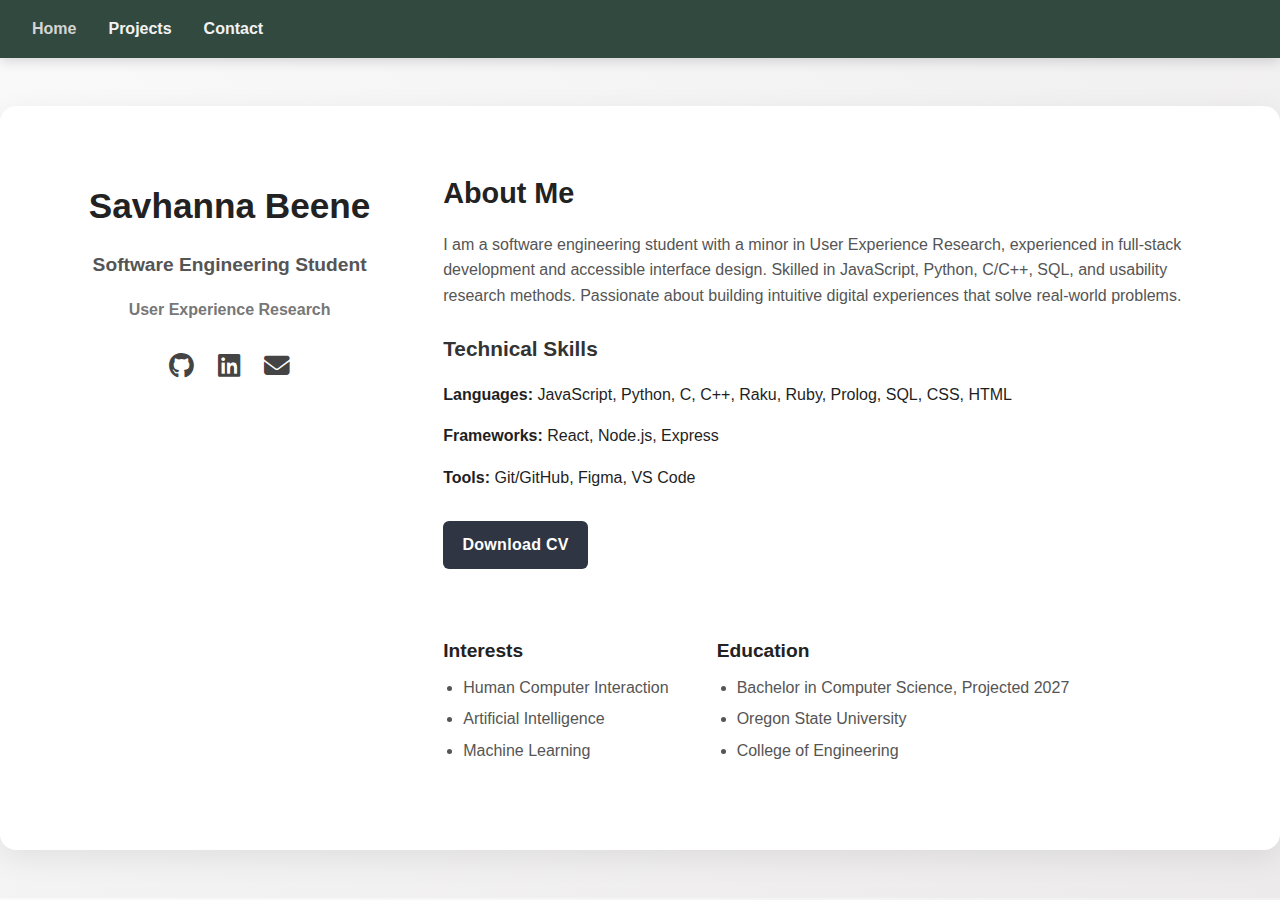
<file: index.html>
<!DOCTYPE html>
<html lang="en">
<head>
  <meta charset="UTF-8">
  <meta name="viewport" content="width=device-width, initial-scale=1.0">
  <title>Savhanna | Portfolio</title>

  <link rel="stylesheet" href="style.css">
  <link rel="stylesheet" href="https://cdnjs.cloudflare.com/ajax/libs/font-awesome/6.5.0/css/all.min.css">
</head>

<body>

<nav class="navbar">
  <ul>
    <li><a href="index.html" class="active">Home</a></li>
    <li><a href="pages/projects.html">Projects</a></li>
    <li><a href="pages/contact.html">Contact</a></li>
  </ul>
</nav>

<div class="container fade-in">

  <aside class="left">
    <h1 class="name">Savhanna Beene</h1>
    <h2 class="title">Software Engineering Student</h2>
    <h3 class="sub">User Experience Research</h3>

    <div class="icons">
      <a href="https://github.com/savhannab" aria-label="GitHub"><i class="fab fa-github"></i></a>
      <a href="https://www.linkedin.com/in/savhanna-beene-756024b8/" aria-label="LinkedIn"><i class="fab fa-linkedin"></i></a>
      <a href="mailto:savhanna.t.l.preston@gmail.com" aria-label="Email"><i class="fas fa-envelope"></i></a>
    </div>
  </aside>


  <main class="right">
    <h2 class="section-title">About Me</h2>
    <p class="about-text">
      I am a software engineering student with a minor in User Experience Research, experienced in full-stack
      development and accessible interface design. Skilled in JavaScript, Python, C/C++, SQL, and
      usability research methods. Passionate about building intuitive digital experiences that solve real-world problems.
    </p>

    <h3 class="section-subtitle">Technical Skills</h3>

    <div class="skills">
      <p><strong>Languages:</strong> JavaScript, Python, C, C++, Raku, Ruby, Prolog, SQL, CSS, HTML</p>
      <p><strong>Frameworks:</strong> React, Node.js, Express</p>
      <p><strong>Tools:</strong> Git/GitHub, Figma, VS Code</p>
    </div>

    <a class="cv-button" href="resume.pdf" download>Download CV</a>

    <div class="columns">
      <div class="col">
        <h3>Interests</h3>
        <ul>
          <li>Human Computer Interaction</li>
          <li>Artificial Intelligence</li>
          <li>Machine Learning</li>
        </ul>
      </div>

      <div class="col">
        <h3>Education</h3>
        <ul>
          <li>Bachelor in Computer Science, Projected 2027</li>
          <li>Oregon State University</li>
          <li>College of Engineering</li>
        </ul>
      </div>
    </div>

  </main>
</div>

</body>
</html>
</file>
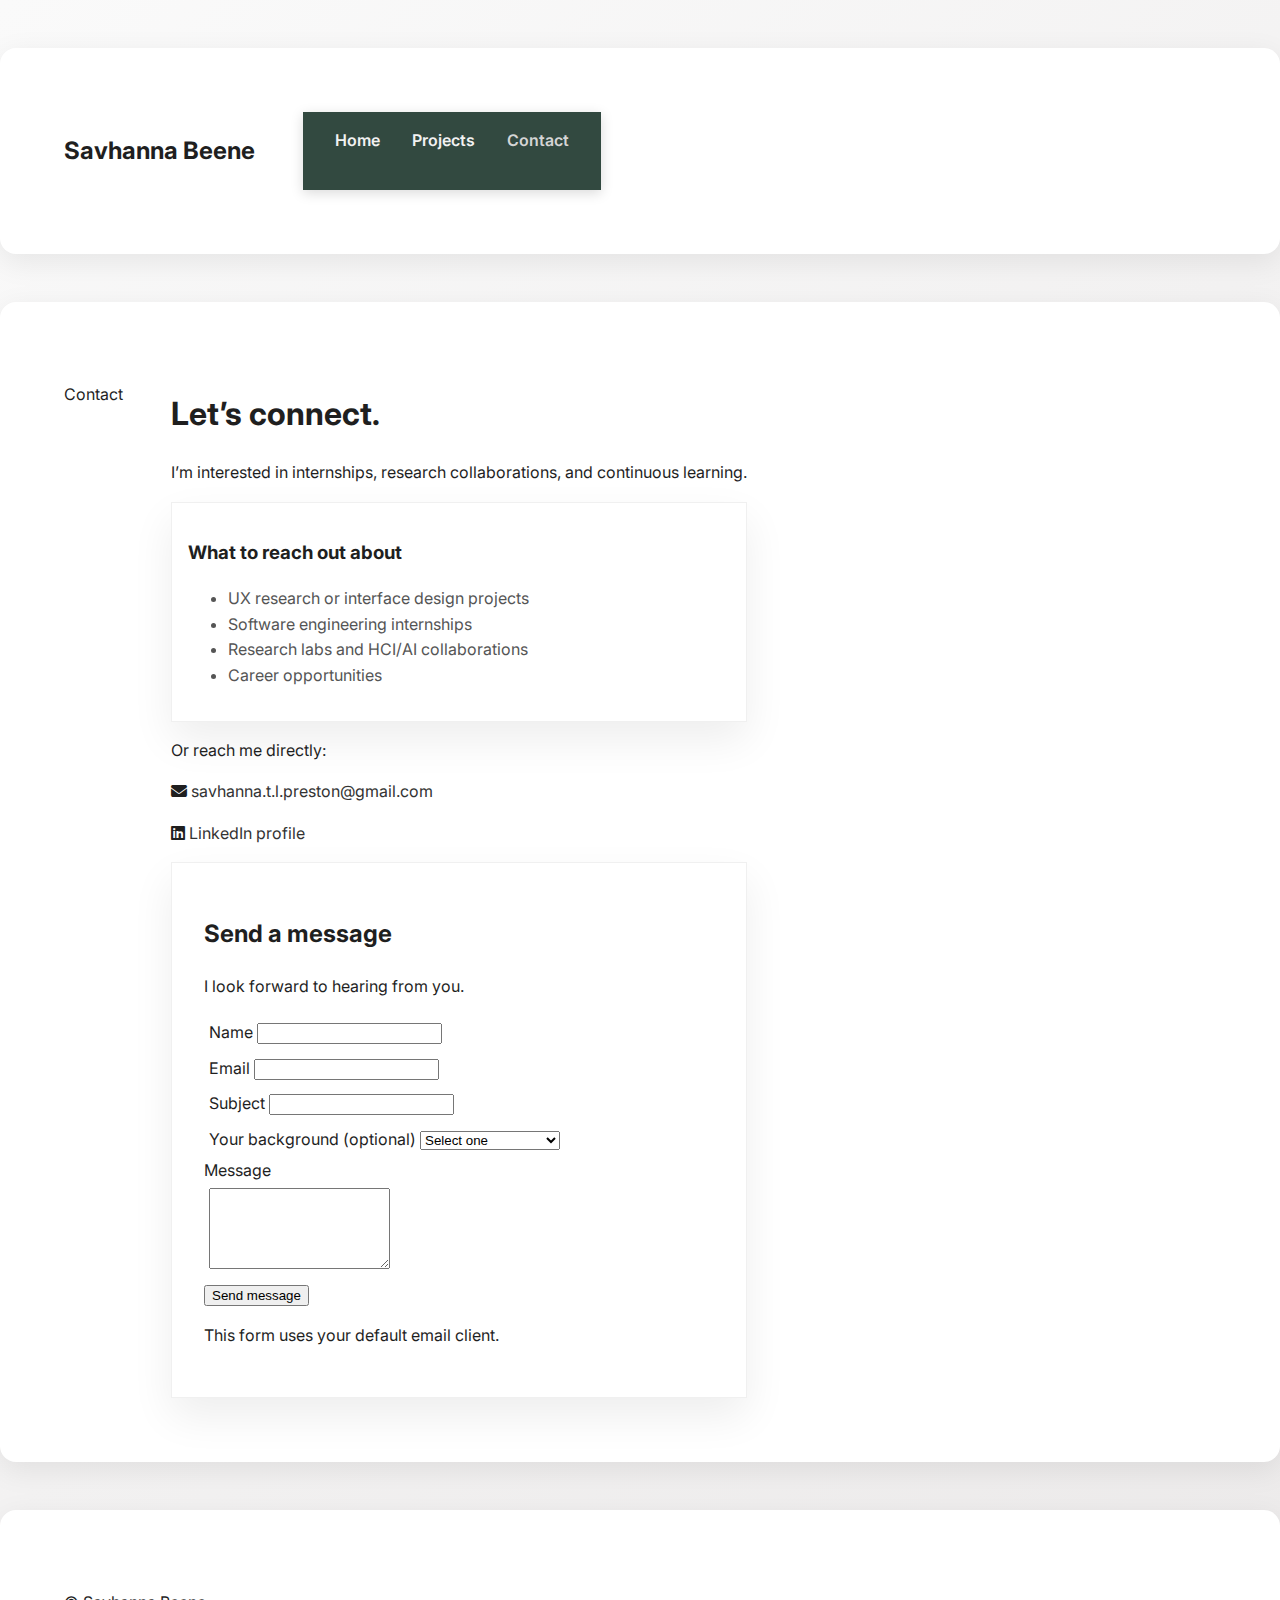
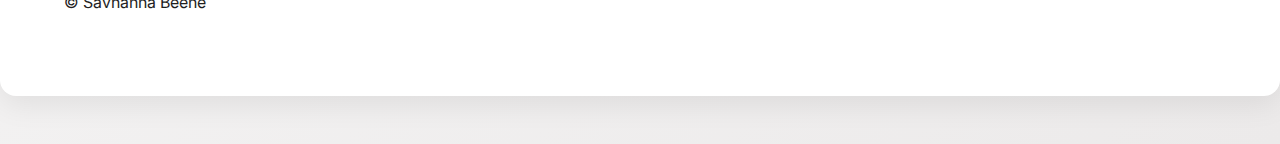
<file: pages/contact.html>
<!DOCTYPE html>
<html lang="en">
<head>
  <meta charset="UTF-8">
  <meta name="viewport" content="width=device-width, initial-scale=1.0">
  <title>Contact | Savhanna Beene</title>

  <link rel="preconnect" href="https://fonts.googleapis.com">
  <link rel="preconnect" href="https://fonts.gstatic.com" crossorigin>
  <link href="https://fonts.googleapis.com/css2?family=Inter:wght@300;400;500;600&family=Playfair+Display:wght@500;700&display=swap" rel="stylesheet">
  <link rel="stylesheet" href="https://cdnjs.cloudflare.com/ajax/libs/font-awesome/6.5.0/css/all.min.css">
  <link rel="stylesheet" href="../style.css">
</head>

<body>
  <header class="site-header">
    <div class="container nav-container">
      <h2> Savhanna Beene </h2>
      <nav class="navbar">
        <ul>
          <li><a href="../index.html">Home</a></li>
          <li><a href="projects.html">Projects</a></li>
          <li><a href="contact.html" class="active">Contact</a></li>
        </ul>
      </nav>
    </div>
  </header>

  <main>

    <section class="section contact-hero">
      <div class="container fade-in">
        <p class="work">Contact</p>
        <div class="layout-split contact-layout">
          <div class="section-heading">
            <h1 class="contact-title">Let’s connect.</h1>
            <p>
              I’m interested in internships, research collaborations, and continuous 
              learning.
            </p>

            <div class="contact-highlight">
              <h3>What to reach out about</h3>
              <ul class="contact-list">
                <li>UX research or interface design projects</li>
                <li>Software engineering internships</li>
                <li>Research labs and HCI/AI collaborations</li>
                <li>Career opportunities</li>
              </ul>
            </div>

            <div class="contact-alt-links">
              <p class="contact-alt-label">Or reach me directly:</p>
              <p>
                <i class="fa-solid fa-envelope"></i>
                <a href="mailto:savhanna.t.l.preston@gmail.com">savhanna.t.l.preston@gmail.com</a>
              </p>
              <p>
                <i class="fab fa-linkedin"></i>
                <a href="https://www.linkedin.com/in/savhanna-beene-756024b8/" target="_blank" rel="noopener noreferrer">LinkedIn profile</a>
              </p>
            </div>
          </div>

          <div class="contact-card">
            <h2>Send a message</h2>
            <p class="contact-card-sub">
              I look forward to hearing from you.
            </p>

            <form class="contact-form" action="mailto:savhanna.t.l.preston@gmail.com" method="post" enctype="text/plain">
              <div class="field-group">
                <label for="name">Name</label>
                <input id="name" name="name" type="text" required>
              </div>

              <div class="field-group">
                <label for="email">Email</label>
                <input id="email" name="email" type="email" required>
              </div>

              <div class="field-group">
                <label for="subject">Subject</label>
                <input id="subject" name="subject" type="text">
              </div>

              <div class="field-group">
                <label for="role">Your background (optional)</label>
                <select id="role" name="role">
                  <option value="">Select one</option>
                  <option value="student">Student</option>
                  <option value="recruiter">Recruiter</option>
                  <option value="researcher">Researcher</option>
                  <option value="engineer-designer">Engineer / Designer</option>
                  <option value="other">Other</option>
                </select>
              </div>

              <label for="message">Message</label>
              <div class="field-group">
                <textarea id="message" name="message" rows="5" required></textarea>
              </div>

              <button type="submit" class="btn primary-btn contact-submit">
                Send message
              </button>
            </form>

            <p class-name="contact-note">
              This form uses your default email client. 
            </p>
          </div>
        </div>
      </div>
    </section>

  </main>

  <footer class="site-footer">
    <div class="container footer-row">
      <p>© Savhanna Beene</p>
    </div>
  </footer>

</body>
</html>
</file>
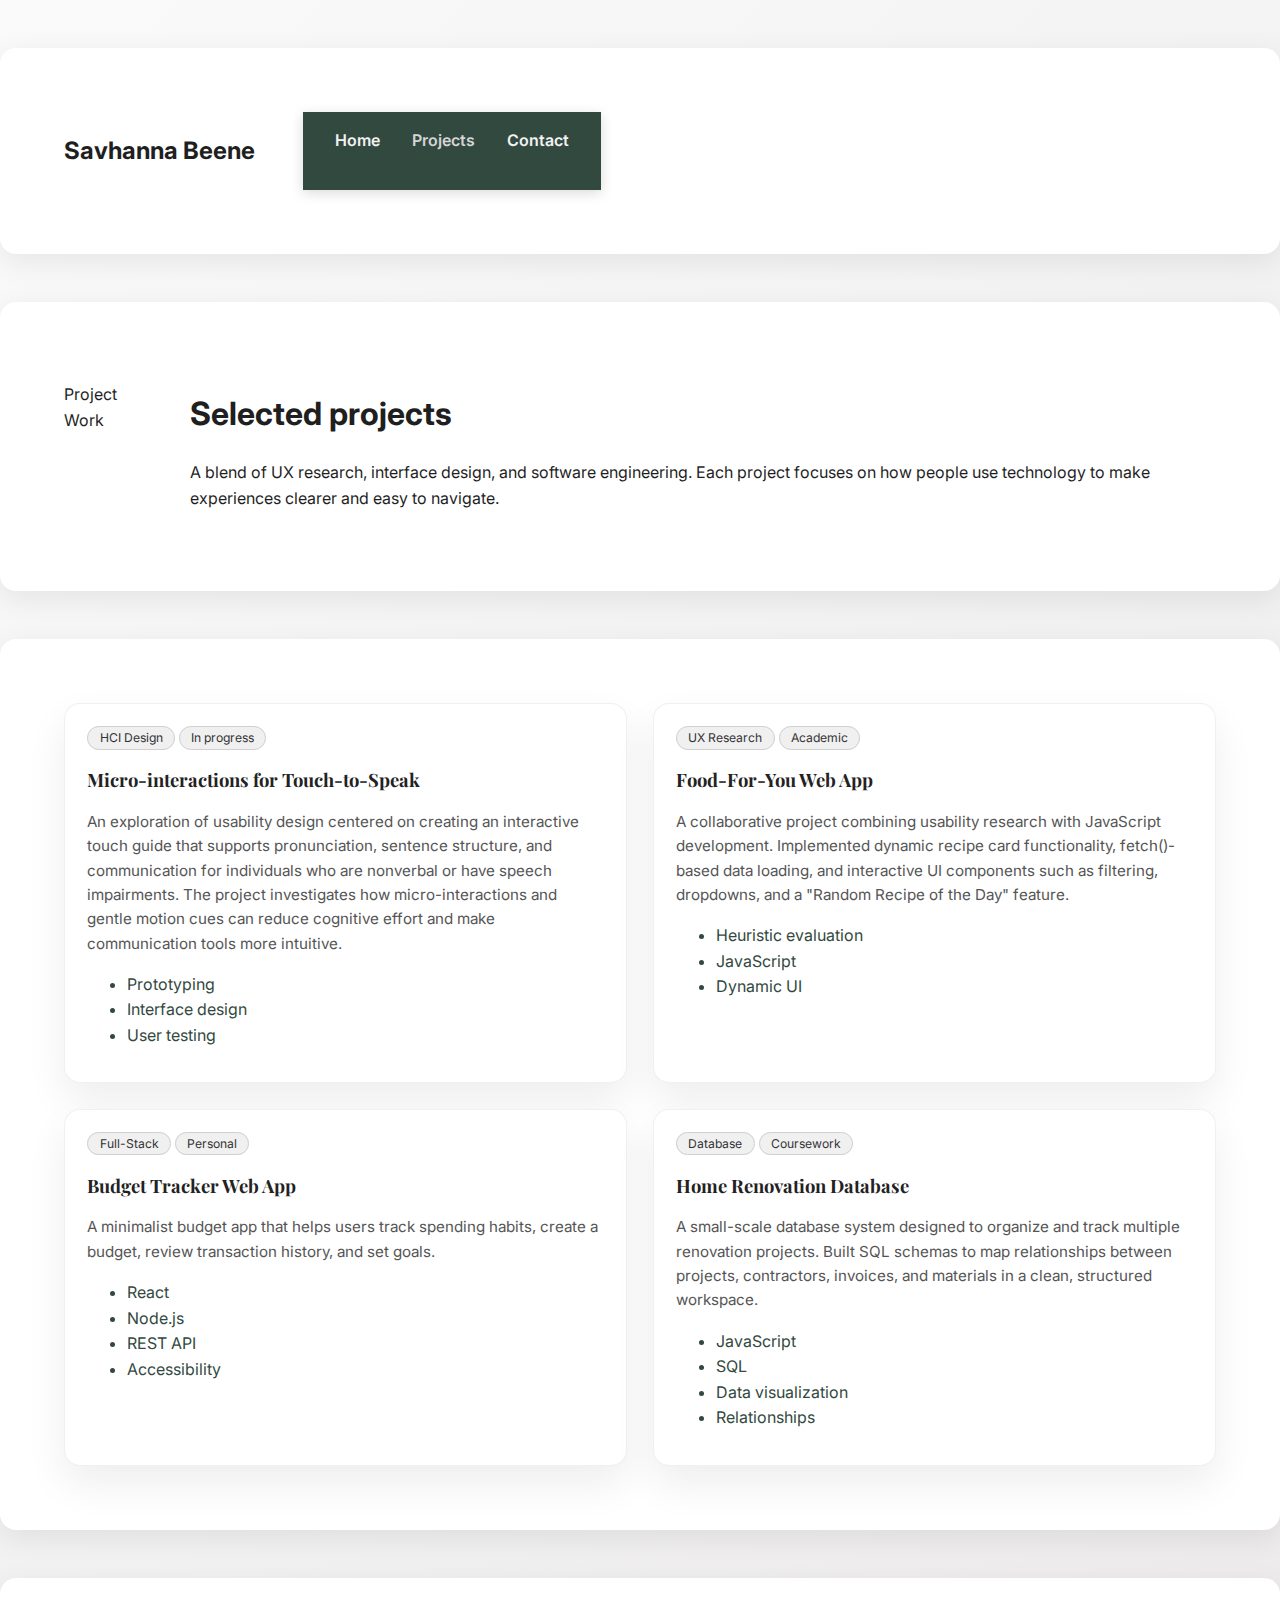
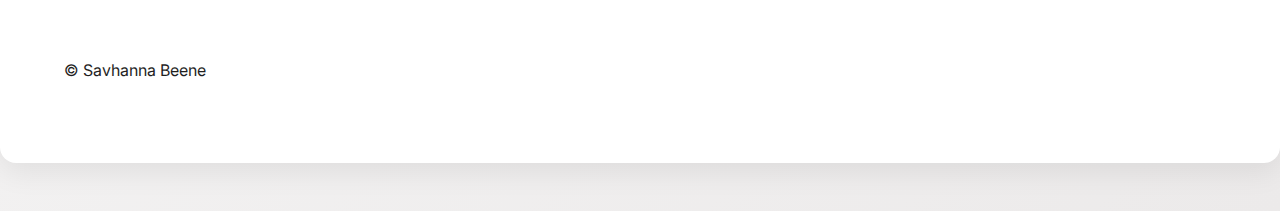
<file: pages/projects.html>
<!DOCTYPE html>
<html lang="en">
<head>
  <meta charset="UTF-8">
  <meta name="viewport" content="width=device-width, initial-scale=1.0">
  <title>Savhanna Beene | Projects</title>

  <link rel="preconnect" href="https://fonts.googleapis.com">
  <link rel="preconnect" href="https://fonts.gstatic.com" crossorigin>
  <link href="https://fonts.googleapis.com/css2?family=Inter:wght@300;400;500;600&family=Playfair+Display:wght@500;700&display=swap" rel="stylesheet">
  <link rel="stylesheet" href="https://cdnjs.cloudflare.com/ajax/libs/font-awesome/6.5.0/css/all.min.css">
  <link rel="stylesheet" href="../style.css">
</head>

<body>
  <header class="site-header">
    <div class="container nav-container">
      <h2> Savhanna Beene </h2>
      <nav class="navbar">
        <ul>
          <li><a href="../index.html">Home</a></li>
          <li><a href="projects.html" class="active">Projects</a></li>
          <li><a href="contact.html">Contact</a></li>
        </ul>
      </nav>
    </div>
  </header>

  <main>

    <section class="section projects">
      <div class="container fade-in">
        <p class="work">Project Work</p>
        <div class="rows">
          <div>
            <h1 class="projects-title">Selected projects</h1>
          </div>
          <p>
            A blend of UX research, interface design, and software engineering.  
            Each project focuses on how people use technology to make
            experiences clearer and easy to navigate.
          </p>
        </div>
      </div>
    </section>

    <section class="section">
      <div class="container fade-in">
        <div class="projects-grid">

           <article class="project-card">
            <a href="#" class="project-link">
              <div class="hci"></div>

              <div class="project-content">
                <div class="project-meta">
                  <span class="project-pill">HCI Design</span>
                  <span class="project-pill subtle">In progress</span>
                </div>

                <h2 class="project-title">Micro-interactions for Touch-to-Speak</h2>
                <p class="project-description">
                  An exploration of usability design centered on creating an
                  interactive touch guide that supports pronunciation, sentence
                  structure, and communication for individuals who are nonverbal
                  or have speech impairments. The project investigates how
                  micro-interactions and gentle motion cues can reduce
                  cognitive effort and make communication tools more intuitive.
                </p>

                <ul class="project-tags">
                  <li>Prototyping</li>
                  <li>Interface design</li>
                  <li>User testing</li>
                </ul>

              </div>
            </a>
          </article>

          <article class="project-card">
            <a href="https://github.com/osu-cs290-f24/Food-For-You" class="project-link">
              <div class="ux"></div>

              <div class="project-content">
                <div class="project-meta">
                  <span class="project-pill">UX Research</span>
                  <span class="project-pill subtle">Academic</span>
                </div>

                <h2 class="project-title">Food-For-You Web App</h2>
                <p class="project-description">
                  A collaborative project combining usability research with JavaScript development. 
                  Implemented dynamic recipe card functionality, fetch()-based data loading, and interactive UI 
                  components such as filtering, dropdowns, and a "Random Recipe of the Day" feature.
                </p>
                <ul class="project-tags">
                  <li>Heuristic evaluation</li>
                  <li>JavaScript</li>
                  <li>Dynamic UI</li>
                </ul>

              </div>
            </a>
          </article>

          <article class="project-card">
            <a href="https://github.com/savhannab/CS361-budgetManagement" class="project-link">
              <div class="dev"></div>

              <div class="project-content">
                <div class="project-meta">
                  <span class="project-pill">Full-Stack</span>
                  <span class="project-pill subtle">Personal</span>
                </div>

                <h2 class="project-title">Budget Tracker Web App</h2>
                <p class="project-description">
                  A minimalist budget app that helps users track spending habits,
                  create a budget, review transaction history, and set goals.
                </p>

                <ul class="project-tags">
                  <li>React</li>
                  <li>Node.js</li>
                  <li>REST API</li>
                  <li>Accessibility</li>
                </ul>
              </div>
            </a>
          </article>

          <article class="project-card">
            <a href="https://github.com/savhannab/Group82" class="project-link">
              <div class="ml"></div>

              <div class="project-content">
                <div class="project-meta">
                  <span class="project-pill">Database</span>
                  <span class="project-pill subtle">Coursework</span>
                </div>

                <h2 class="project-title">Home Renovation Database</h2>
                <p class="project-description">
                  A small-scale database system designed to organize
                  and track multiple renovation projects. Built SQL schemas to map
                  relationships between projects, contractors, invoices, and materials 
                  in a clean, structured workspace.
                </p>

                <ul class="project-tags">
                  <li>JavaScript</li>
                  <li>SQL</li>
                  <li>Data visualization</li>
                  <li>Relationships</li>
                </ul>

              </div>
            </a>
          </article>

        </div>

      </div>
    </section>

  </main>

  <footer class="site-footer">
    <div class="container footer-row">
      <p>© Savhanna Beene</p>
    </div>
  </footer>

</body>
</html>
</file>
<file: style.css>
body {
  margin: 0;
  font-family: "Inter", Arial, sans-serif;
  background: #fafafa;
  color: #1f1f1f;
  -webkit-font-smoothing: antialiased;
  line-height: 1.6;
  background: linear-gradient(135deg, #fafafa 0%, #eceaea 100%);
}

/* Animation */
.fade-in {
  animation: fadeIn 0.7s ease-out;
}

@keyframes fadeIn {
  from { opacity: 0; transform: translateY(20px); }
  to { opacity: 1; transform: translateY(0); }
}

/* Nav */
.navbar {
  background: #324940;
  padding: 1rem 2rem;
  box-shadow: 0 3px 12px rgba(0, 0, 0, 0.15);
}

.navbar ul {
  list-style: none;
  margin: 0;
  padding: 0;
  display: flex;
  gap: 2rem;
}

.navbar a {
  text-decoration: none;
  color: #f2f2f2;
  font-weight: 600;
  transition: 0.2s ease;
}

.navbar a:hover,
.navbar a.active {
  color: #d5d5d5;
}

/* Main */
.container {
  background: #ffffff;
  padding: 4rem;
  display: flex;
  gap: 3rem;
  border-radius: 16px;
  max-width: 1700px;
  margin: 3rem auto;
  color: #1f1f1f;
  background-image: none; 
  box-shadow: 0 8px 30px rgba(0, 0, 0, 0.08);
}

/* Left */
.left {
  width: 30%;
  text-align: center;
}

.name {
  font-size: 2.2rem;
  margin: 0.5rem 0;
  font-weight: 700;
  color: #222;
}

.title {
  font-size: 1.2rem;
  color: #555;
}

.sub {
  font-size: 1rem;
  color: #777;
  margin-bottom: 1.5rem;
}

/* Icons */
.icons {
  margin-top: 1rem;
}

.icons a {
  color: #444;
  margin: 0 0.6rem;
  font-size: 1.6rem;
  transition: 0.2s ease;
}

.icons a:hover {
  color: #324940;
  transform: translateY(-2px);
}

/* Right */
.right {
  width: 70%;
}

.section-title {
  margin-top: 0;
  font-size: 1.8rem;
  margin-bottom: 0.5rem;
  color: #222;
}

.section-subtitle {
  margin-top: 1.5rem;
  margin-bottom: 0.5rem;
  font-size: 1.3rem;
  color: #333;
}

.about-text {
  color: #555;
}

.skills p {
  margin-bottom: 0.4rem;
}

/* Button */
.cv-button {
  display: inline-block;
  background: #2f3542; 
  padding: 0.7rem 1.2rem;
  border-radius: 6px;
  color: white;
  text-decoration: none;
  margin: 1.5rem 0;
  font-weight: 600;
  letter-spacing: 0.3px;
  transition: 0.25s ease;
}

.cv-button:hover {
  background: #1f2329;
  transform: translateY(-2px);
}

/* Columns */
.columns {
  display: flex;
  gap: 3rem;
  margin-top: 1.5rem;
}

.col h3 {
  margin-bottom: 0.5rem;
  font-size: 1.2rem;
  color: #222;
  text-decoration: none;
}

.col ul {
  padding-left: 20px;
  margin-top: 0;
  color: #555;
}

.col li {
  padding-bottom: 6px;
}

/* Responsive */
@media (max-width: 900px) {
  .container {
    flex-direction: column;
    padding: 2rem;
  }

  .left, .right {
    width: 100%;
  }

  .columns {
    flex-direction: column;
    gap: 1.5rem;
  }
}

@media (max-width: 600px) {
  .projects-grid {
    grid-template-columns: 1fr;
    gap: 1rem;
  }
  .projects-card {
    width: 100%;
  }
  .project-content,
  .project-title,
  .project-description {
    max-width: 100%;
    overflow-wrap: break-word;
  }
}

/* Projects*/

.projects-grid {
  display: grid;
  grid-template-columns: repeat(2, minmax(0, 1fr));
  gap: 1.6rem;
}

.project-card {
  border-radius: 16px;
  background: #ffffff;
  box-shadow: 0 18px 40px rgba(0,0,0,0.07);
  border: 1px solid rgba(0,0,0,0.06);
  overflow: hidden;
}

/* Thumbnails */
.project-thumb {
  height: 170px;
  background: linear-gradient(135deg, #f2f2f2, #dcdcdc);
}

.project-thumb-ux { background: linear-gradient(135deg, #ececec, #d4d4d4); }
.project-thumb-dev { background: linear-gradient(135deg, #ededed, #d7d7d7); }
.project-thumb-ml  { background: linear-gradient(135deg, #f0f0f0, #dcdcdc); }
.project-thumb-hci { background: linear-gradient(135deg, #efefef, #d5d5d5); }

/* Content */
.project-content {
  padding: 1.25rem 1.4rem 1.1rem;
}

.project-title {
  font-family: "Playfair Display", serif;
  font-size: 1.15rem;
  color: #222;
}

.project-description {
  font-size: 0.95rem;
  color: #555;
  text-decoration: none;
}

a {
  text-decoration: none;
}

.project-tags li {
  color: #324940;
}

.project-pill {
  font-size: 0.76rem;
  padding: 0.2rem 0.7rem;
  border-radius: 999px;
  background: #f0f0f0;
  border: 1px solid #d0d0d0;
  color: #333;
}

/* Hover */
.project-card:hover {
  transform: translateY(-2px);
  box-shadow: 0 22px 45px rgba(0,0,0,0.09);
}

/* Contact*/
.contact-card,
.contact-highlight {
  background: #ffffff !important;
  border: 1px solid rgba(0,0,0,0.06);
  box-shadow: 0 18px 40px rgba(0,0,0,0.07);
  padding:1rem;
}

.contact-list li {
  color: #555;
}

.contact-alt-links a {
  color: #333;
}

.contact-alt-links a:hover {
  border-color: #666;
}

.contact-card {
  padding: 2rem;
  
}

.field-group {
  padding: 5px;
}
</file>
